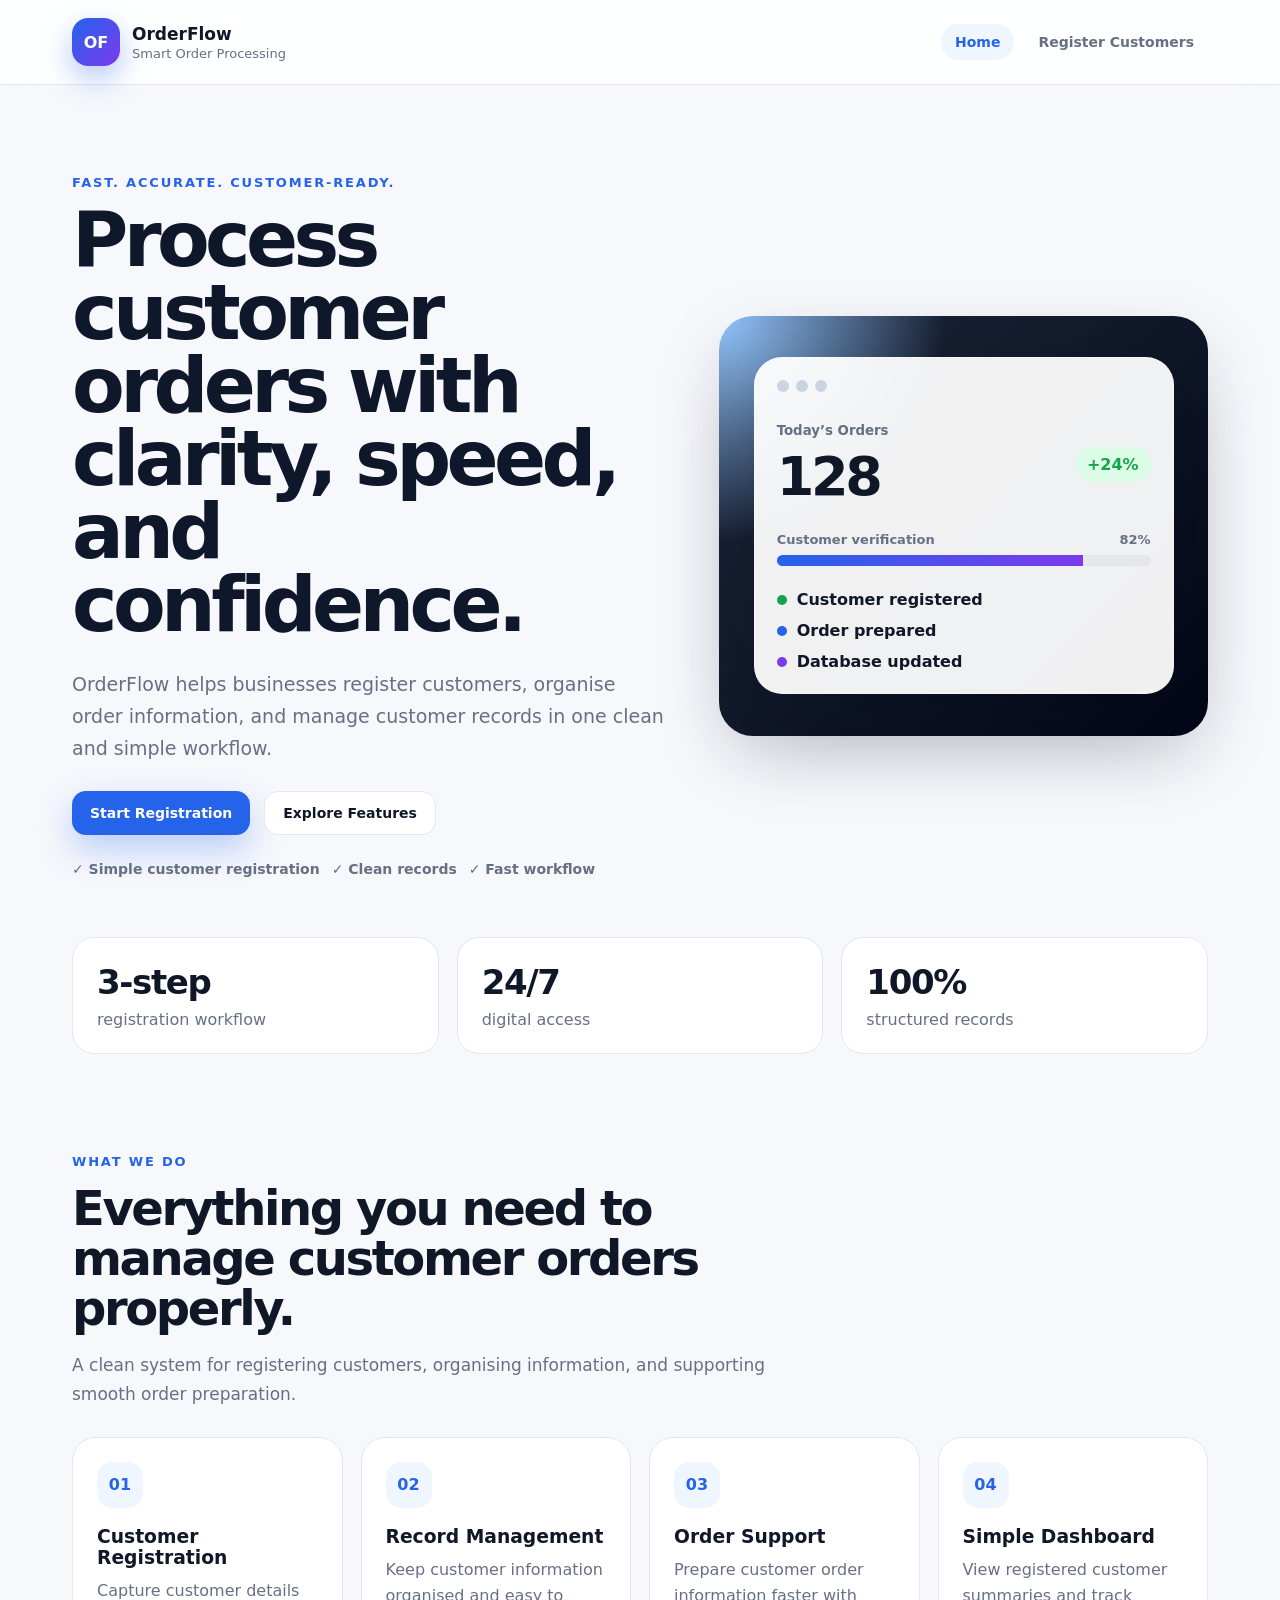
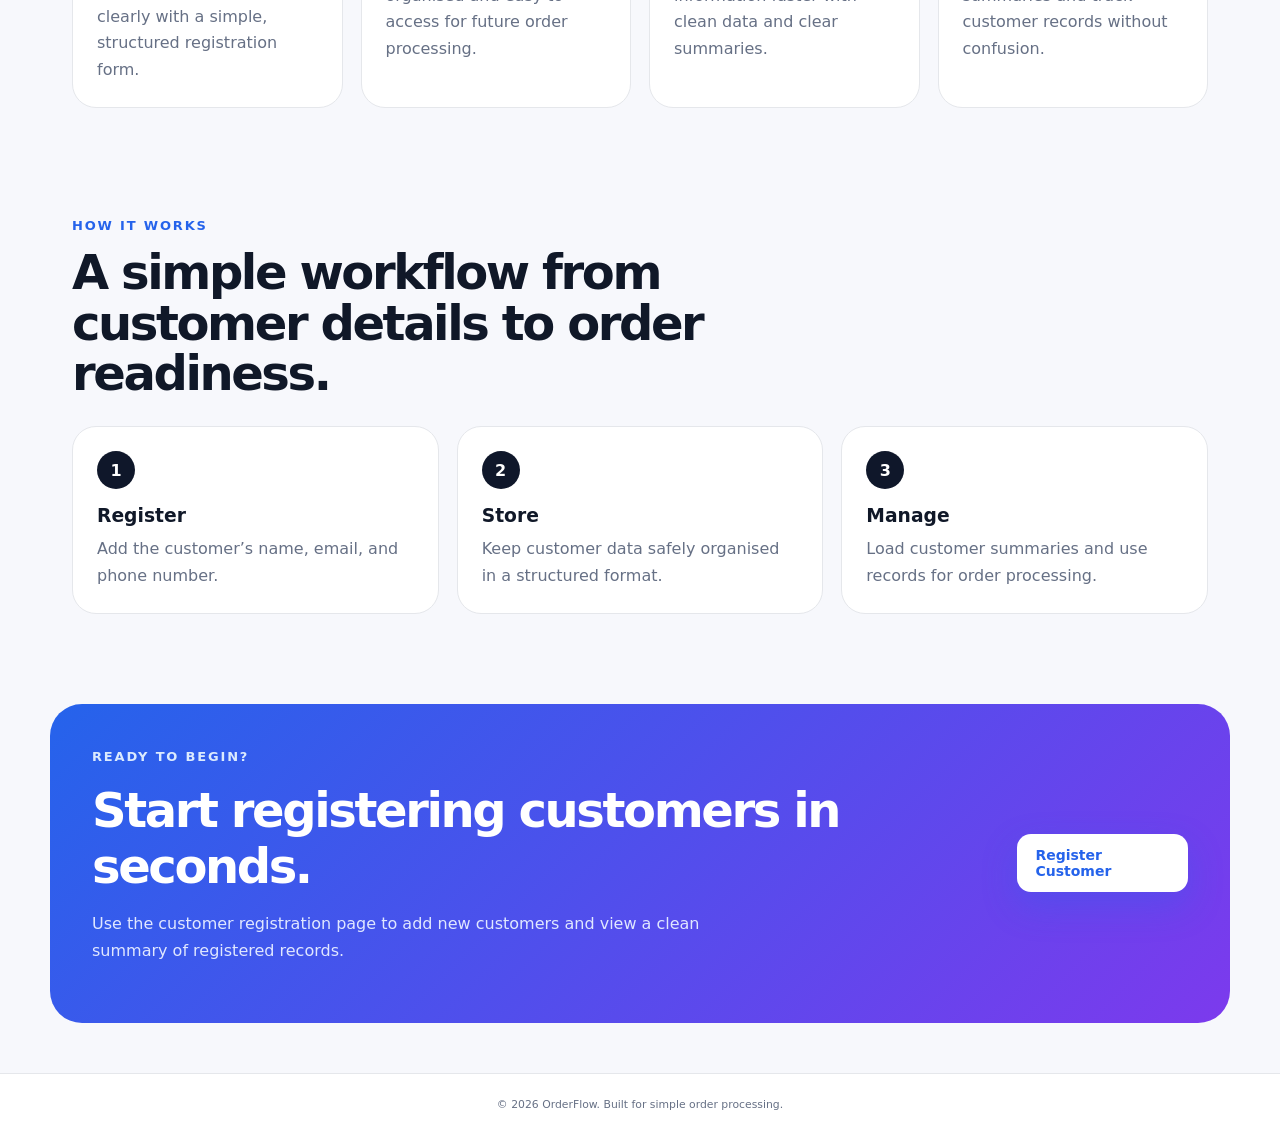
<file: index.html>
<!DOCTYPE html>
<html lang="en">
  <head>
    <meta charset="UTF-8" />
    <meta name="viewport" content="width=device-width, initial-scale=1.0" />
    <title>OrderFlow | Smart Order Processing</title>
    <link rel="stylesheet" href="styles.css" />
  </head>

  <body class="home-layout">
    <header class="site-header">
      <nav class="navbar">
        <a href="index.html" class="brand">
          <span class="logo">OF</span>
          <span>
            <strong>OrderFlow</strong>
            <small>Smart Order Processing</small>
          </span>
        </a>

        <div class="nav-links">
          <a href="index.html" class="active">Home</a>
          <a href="register.html">Register Customers</a>
        </div>
      </nav>
    </header>

    <main>
      <!-- HERO SECTION -->
      <section class="hero">
        <div class="hero-content">
          <p class="eyebrow">Fast. Accurate. Customer-ready.</p>

          <h1>Process customer orders with clarity, speed, and confidence.</h1>

          <p class="hero-text">
            OrderFlow helps businesses register customers, organise order
            information, and manage customer records in one clean and simple
            workflow.
          </p>

          <div class="hero-actions">
            <a href="register.html" class="btn primary">Start Registration</a>
            <a href="#features" class="btn secondary">Explore Features</a>
          </div>

          <div class="trust-row">
            <span>✓ Simple customer registration</span>
            <span>✓ Clean records</span>
            <span>✓ Fast workflow</span>
          </div>
        </div>

        <div class="hero-card">
          <div class="dashboard-card">
            <div class="dashboard-top">
              <span></span>
              <span></span>
              <span></span>
            </div>

            <div class="order-preview">
              <div>
                <small>Today’s Orders</small>
                <h2>128</h2>
              </div>
              <strong class="status">+24%</strong>
            </div>

            <div class="progress-block">
              <div class="progress-label">
                <span>Customer verification</span>
                <strong>82%</strong>
              </div>
              <div class="bar">
                <span style="width: 82%"></span>
              </div>
            </div>

            <div class="mini-list">
              <div>
                <span class="dot green"></span>
                Customer registered
              </div>
              <div>
                <span class="dot blue"></span>
                Order prepared
              </div>
              <div>
                <span class="dot purple"></span>
                Database updated
              </div>
            </div>
          </div>
        </div>
      </section>

      <!-- STATS -->
      <section class="stats">
        <div>
          <h3>3-step</h3>
          <p>registration workflow</p>
        </div>

        <div>
          <h3>24/7</h3>
          <p>digital access</p>
        </div>

        <div>
          <h3>100%</h3>
          <p>structured records</p>
        </div>
      </section>

      <!-- FEATURES -->
      <section class="section" id="features">
        <div class="section-head">
          <p class="eyebrow">What we do</p>
          <h2>Everything you need to manage customer orders properly.</h2>
          <p>
            A clean system for registering customers, organising information,
            and supporting smooth order preparation.
          </p>
        </div>

        <div class="feature-grid">
          <article class="feature-card">
            <div class="icon">01</div>
            <h3>Customer Registration</h3>
            <p>
              Capture customer details clearly with a simple, structured
              registration form.
            </p>
          </article>

          <article class="feature-card">
            <div class="icon">02</div>
            <h3>Record Management</h3>
            <p>
              Keep customer information organised and easy to access for future
              order processing.
            </p>
          </article>

          <article class="feature-card">
            <div class="icon">03</div>
            <h3>Order Support</h3>
            <p>
              Prepare customer order information faster with clean data and
              clear summaries.
            </p>
          </article>

          <article class="feature-card">
            <div class="icon">04</div>
            <h3>Simple Dashboard</h3>
            <p>
              View registered customer summaries and track customer records
              without confusion.
            </p>
          </article>
        </div>
      </section>

      <!-- PROCESS -->
      <section class="section process-section">
        <div class="section-head">
          <p class="eyebrow">How it works</p>
          <h2>A simple workflow from customer details to order readiness.</h2>
        </div>

        <div class="process-grid">
          <div class="process-card">
            <span>1</span>
            <h3>Register</h3>
            <p>Add the customer’s name, email, and phone number.</p>
          </div>

          <div class="process-card">
            <span>2</span>
            <h3>Store</h3>
            <p>Keep customer data safely organised in a structured format.</p>
          </div>

          <div class="process-card">
            <span>3</span>
            <h3>Manage</h3>
            <p>Load customer summaries and use records for order processing.</p>
          </div>
        </div>
      </section>

      <!-- CTA -->
      <section class="cta">
        <div>
          <p class="eyebrow">Ready to begin?</p>
          <h2>Start registering customers in seconds.</h2>
          <p>
            Use the customer registration page to add new customers and view a
            clean summary of registered records.
          </p>
        </div>

        <a href="register.html" class="btn primary light">Register Customer</a>
      </section>
    </main>

    <footer class="footer">
      <small>© <span id="year"></span> OrderFlow. Built for simple order processing.</small>
    </footer>

    <script>
      document.getElementById("year").textContent = new Date().getFullYear();
    </script>
  </body>
</html>
</file>
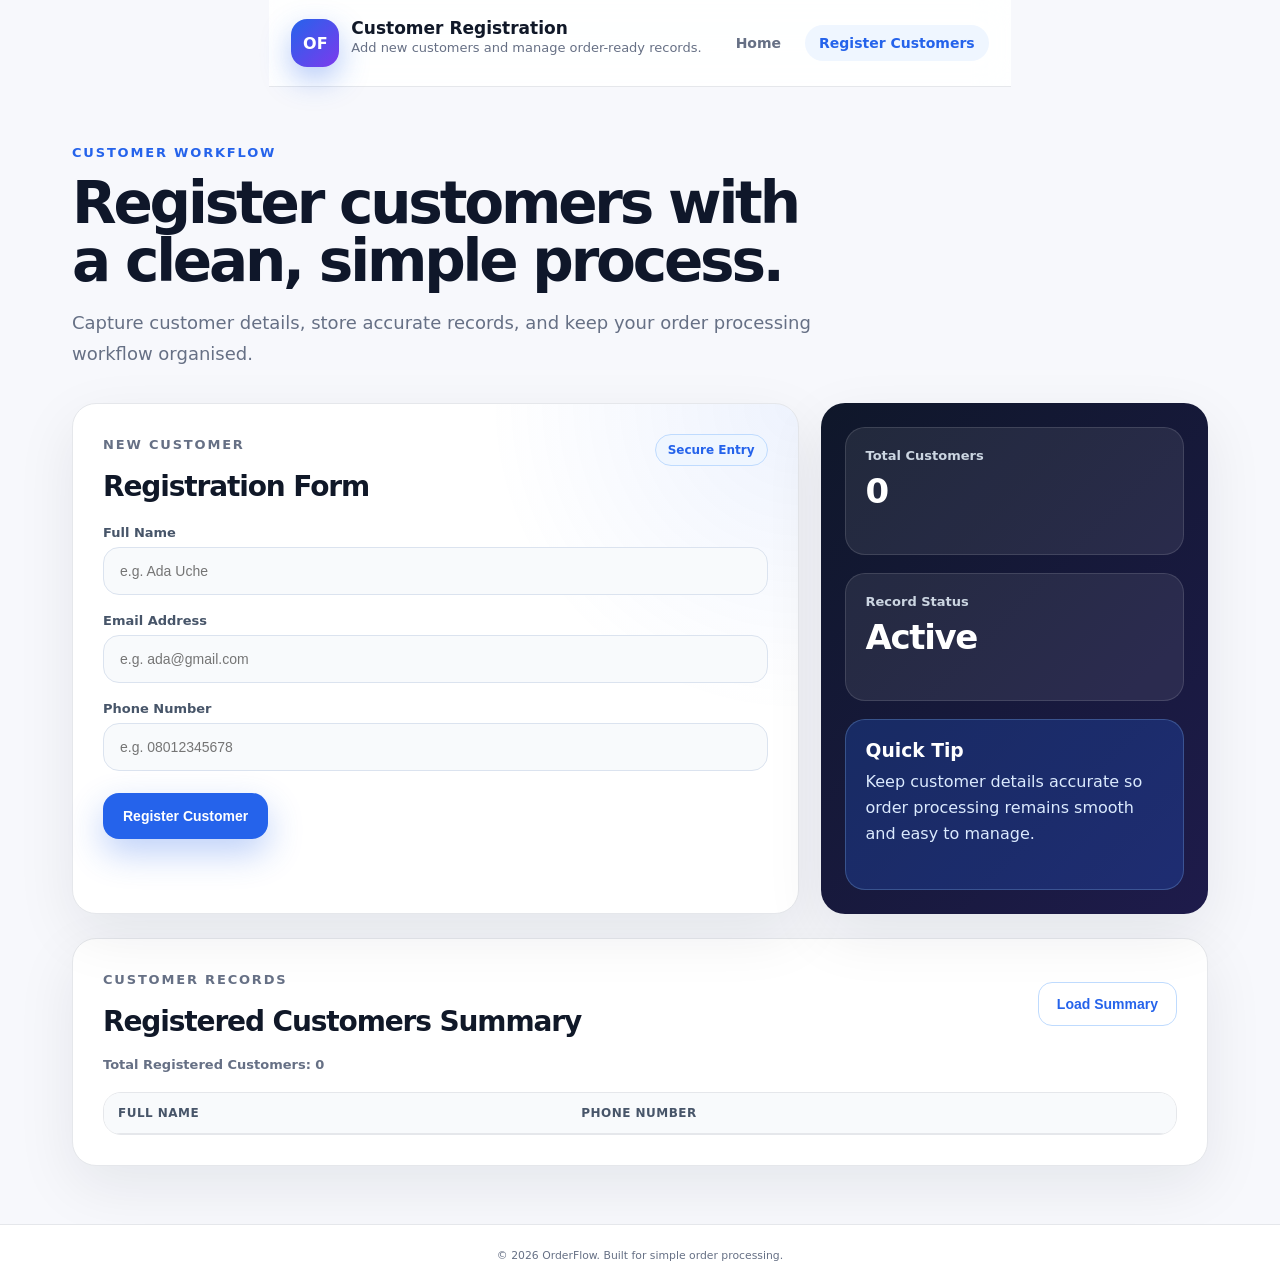
<file: register.html>
<!DOCTYPE html>
<html lang="en">
  <head>
    <meta charset="UTF-8" />
    <meta name="viewport" content="width=device-width, initial-scale=1.0" />
    <title>Register Customers | OrderFlow</title>
    <link rel="stylesheet" href="styles.css" />
  </head>

  <body class="register-layout">
    <header class="header">
      <div class="brand">
        <div class="logo">OF</div>
        <div>
          <h1>Customer Registration</h1>
          <p>Add new customers and manage order-ready records.</p>
        </div>
      </div>

      <nav class="nav">
        <a href="index.html">Home</a>
        <a class="active" href="register.html">Register Customers</a>
      </nav>
    </header>

    <main class="register-page">
      <section class="register-hero">
        <p class="eyebrow">Customer workflow</p>
        <h2>Register customers with a clean, simple process.</h2>
        <p>
          Capture customer details, store accurate records, and keep your order
          processing workflow organised.
        </p>
      </section>

      <section class="register-grid">
        <section class="card register-card">
          <div class="card-top">
            <div>
              <p class="eyebrow">New customer</p>
              <h2>Registration Form</h2>
            </div>
            <span class="form-badge">Secure Entry</span>
          </div>

          <form id="customerForm" class="form modern-form">
            <label>
              Full Name
              <input type="text" id="name" required placeholder="e.g. Ada Uche" />
            </label>

            <label>
              Email Address
              <input type="email" id="email" required placeholder="e.g. ada@gmail.com" />
            </label>

            <label>
              Phone Number
              <input type="tel" id="phone" required placeholder="e.g. 08012345678" />
            </label>

            <button class="btn primary register-btn" type="submit">
              Register Customer
            </button>

            <p class="msg" id="msg"></p>
          </form>
        </section>

        <aside class="mini-dashboard">
          <div class="mini-stat">
            <span>Total Customers</span>
            <strong id="sideTotal">0</strong>
          </div>

          <div class="mini-stat">
            <span>Record Status</span>
            <strong>Active</strong>
          </div>

          <div class="mini-note">
            <h3>Quick Tip</h3>
            <p>
              Keep customer details accurate so order processing remains smooth
              and easy to manage.
            </p>
          </div>
        </aside>
      </section>

      <section class="card summary-card">
        <div class="summary-head">
          <div>
            <p class="eyebrow">Customer records</p>
            <h2>Registered Customers Summary</h2>
          </div>

          <button class="btn outline" id="loadSummary" type="button">
            Load Summary
          </button>
        </div>

        <p class="count" id="totalCount">Total Registered Customers: 0</p>

        <div class="table-wrap">
          <table class="table" id="summaryTable">
            <thead>
              <tr>
                <th>Full Name</th>
                <th>Phone Number</th>
              </tr>
            </thead>
            <tbody></tbody>
          </table>
        </div>
      </section>
    </main>

    <footer class="footer">
      <small>© <span id="year"></span> OrderFlow. Built for simple order processing.</small>
    </footer>

    <script type="module" src="app.js"></script>
    <script>
      document.getElementById("year").textContent = new Date().getFullYear();
    </script>
  </body>
</html>
</file>
<file: styles.css>
:root {
  --bg: #f7f8fc;
  --text: #101828;
  --muted: #667085;
  --white: #ffffff;
  --border: #e5e7eb;
  --primary: #2563eb;
  --primary-dark: #1d4ed8;
  --dark: #0f172a;
  --green: #16a34a;
  --purple: #7c3aed;
  --shadow: 0 24px 70px rgba(15, 23, 42, 0.12);
  --radius: 24px;
}

* {
  box-sizing: border-box;
}

html {
  scroll-behavior: smooth;
}

body {
  margin: 0;
  font-family: Inter, system-ui, -apple-system, BlinkMacSystemFont, "Segoe UI",
    Roboto, Arial, sans-serif;
  background: var(--bg);
  color: var(--text);
}

a {
  text-decoration: none;
}

.home-layout,
.register-layout {
  min-height: 100vh;
  display: flex;
  flex-direction: column;
}

/* HEADER */
.site-header,
.header {
  background: rgba(255, 255, 255, 0.88);
  backdrop-filter: blur(16px);
  border-bottom: 1px solid var(--border);
  position: sticky;
  top: 0;
  z-index: 20;
}

.navbar,
.header {
  max-width: 1180px;
  margin: 0 auto;
  padding: 18px 22px;
  display: flex;
  justify-content: space-between;
  align-items: center;
  gap: 20px;
}

.brand {
  display: flex;
  align-items: center;
  gap: 12px;
  color: var(--text);
}

.logo {
  width: 48px;
  height: 48px;
  border-radius: 16px;
  display: grid;
  place-items: center;
  color: white;
  font-weight: 900;
  background: linear-gradient(135deg, var(--primary), var(--purple));
  box-shadow: 0 12px 30px rgba(37, 99, 235, 0.35);
}

.brand strong {
  display: block;
  font-size: 17px;
}

.brand small,
.header p {
  display: block;
  color: var(--muted);
  font-size: 13px;
  margin-top: 2px;
}

.header h1 {
  margin: 0;
  font-size: 17px;
}

.nav,
.nav-links {
  display: flex;
  gap: 10px;
  flex-wrap: wrap;
}

.nav a,
.nav-links a {
  color: var(--muted);
  font-weight: 700;
  font-size: 14px;
  padding: 10px 14px;
  border-radius: 999px;
  transition: 0.25s ease;
}

.nav a:hover,
.nav-links a:hover,
.nav a.active,
.nav-links a.active {
  color: var(--primary);
  background: #eff6ff;
}

/* HERO */
.hero {
  max-width: 1180px;
  margin: 0 auto;
  padding: 90px 22px 50px;
  display: grid;
  grid-template-columns: 1.1fr 0.9fr;
  gap: 50px;
  align-items: center;
}

.eyebrow {
  color: var(--primary);
  font-size: 13px;
  text-transform: uppercase;
  letter-spacing: 0.14em;
  font-weight: 900;
  margin: 0 0 14px;
}

.hero h1 {
  font-size: clamp(42px, 6vw, 78px);
  line-height: 0.95;
  letter-spacing: -0.06em;
  margin: 0;
  color: var(--dark);
}

.hero-text {
  max-width: 650px;
  color: var(--muted);
  font-size: 19px;
  line-height: 1.7;
  margin: 26px 0;
}

.hero-actions {
  display: flex;
  gap: 14px;
  flex-wrap: wrap;
  margin-bottom: 26px;
}

.btn {
  border: 0;
  cursor: pointer;
  display: inline-flex;
  align-items: center;
  justify-content: center;
  width: fit-content;
  padding: 13px 18px;
  border-radius: 14px;
  font-weight: 900;
  font-size: 14px;
  transition: 0.25s ease;
}

.btn.primary {
  color: white;
  background: var(--primary);
  box-shadow: 0 14px 35px rgba(37, 99, 235, 0.3);
}

.btn.primary:hover {
  background: var(--primary-dark);
  transform: translateY(-2px);
}

.btn.secondary {
  color: var(--text);
  background: white;
  border: 1px solid var(--border);
}

.btn.secondary:hover {
  transform: translateY(-2px);
  box-shadow: var(--shadow);
}

.btn.light {
  background: white;
  color: var(--primary);
}

.trust-row {
  display: flex;
  flex-wrap: wrap;
  gap: 12px;
  color: var(--muted);
  font-size: 14px;
  font-weight: 700;
}

/* HERO CARD */
.hero-card {
  min-height: 420px;
  border-radius: 34px;
  background: radial-gradient(circle at top left, #93c5fd, transparent 35%),
    linear-gradient(135deg, #1e293b, #020617);
  display: grid;
  place-items: center;
  padding: 28px;
  box-shadow: var(--shadow);
}

.dashboard-card {
  width: 100%;
  max-width: 420px;
  background: rgba(255, 255, 255, 0.94);
  border: 1px solid rgba(255, 255, 255, 0.4);
  border-radius: 28px;
  padding: 22px;
  box-shadow: 0 30px 80px rgba(2, 6, 23, 0.25);
}

.dashboard-top {
  display: flex;
  gap: 7px;
  margin-bottom: 28px;
}

.dashboard-top span {
  width: 12px;
  height: 12px;
  border-radius: 50%;
  background: #cbd5e1;
}

.order-preview {
  display: flex;
  justify-content: space-between;
  align-items: center;
  margin-bottom: 24px;
}

.order-preview small {
  color: var(--muted);
  font-weight: 700;
}

.order-preview h2 {
  font-size: 54px;
  margin: 6px 0 0;
  letter-spacing: -0.06em;
}

.status {
  color: var(--green);
  background: #dcfce7;
  padding: 8px 12px;
  border-radius: 999px;
}

.progress-label {
  display: flex;
  justify-content: space-between;
  font-size: 13px;
  margin-bottom: 8px;
  color: var(--muted);
  font-weight: 800;
}

.bar {
  height: 11px;
  background: #e5e7eb;
  border-radius: 999px;
  overflow: hidden;
}

.bar span {
  display: block;
  height: 100%;
  background: linear-gradient(90deg, var(--primary), var(--purple));
}

.mini-list {
  display: grid;
  gap: 12px;
  margin-top: 24px;
  color: var(--text);
  font-weight: 700;
}

.mini-list div {
  display: flex;
  align-items: center;
  gap: 10px;
}

.dot {
  width: 10px;
  height: 10px;
  border-radius: 50%;
}

.dot.green {
  background: var(--green);
}

.dot.blue {
  background: var(--primary);
}

.dot.purple {
  background: var(--purple);
}

/* STATS */
.stats {
  max-width: 1180px;
  margin: 0 auto;
  padding: 10px 22px 60px;
  display: grid;
  grid-template-columns: repeat(3, 1fr);
  gap: 18px;
}

.stats div {
  background: white;
  border: 1px solid var(--border);
  border-radius: 22px;
  padding: 24px;
}

.stats h3 {
  font-size: 34px;
  margin: 0;
  letter-spacing: -0.04em;
}

.stats p {
  margin: 8px 0 0;
  color: var(--muted);
}

/* SECTIONS */
.section {
  max-width: 1180px;
  margin: 0 auto;
  padding: 40px 22px;
}

.section-head {
  max-width: 720px;
  margin-bottom: 28px;
}

.section-head h2 {
  font-size: clamp(30px, 4vw, 48px);
  line-height: 1.05;
  letter-spacing: -0.05em;
  margin: 0;
}

.section-head p:not(.eyebrow) {
  color: var(--muted);
  line-height: 1.7;
  font-size: 17px;
}

.feature-grid {
  display: grid;
  grid-template-columns: repeat(4, 1fr);
  gap: 18px;
}

.feature-card,
.process-card,
.card {
  background: white;
  border: 1px solid var(--border);
  border-radius: var(--radius);
  padding: 24px;
  transition: 0.25s ease;
}

.feature-card:hover,
.process-card:hover {
  transform: translateY(-4px);
  box-shadow: var(--shadow);
}

.icon {
  width: 46px;
  height: 46px;
  border-radius: 15px;
  background: #eff6ff;
  color: var(--primary);
  display: grid;
  place-items: center;
  font-weight: 900;
  margin-bottom: 18px;
}

.feature-card h3,
.process-card h3 {
  margin: 0 0 10px;
}

.feature-card p,
.process-card p {
  color: var(--muted);
  line-height: 1.65;
  margin: 0;
}

/* PROCESS */
.process-section {
  padding-top: 70px;
}

.process-grid {
  display: grid;
  grid-template-columns: repeat(3, 1fr);
  gap: 18px;
}

.process-card span {
  display: inline-grid;
  place-items: center;
  width: 38px;
  height: 38px;
  background: var(--dark);
  color: white;
  border-radius: 50%;
  font-weight: 900;
  margin-bottom: 16px;
}

/* CTA */
.cta {
  max-width: 1180px;
  margin: 50px auto;
  padding: 42px;
  border-radius: 32px;
  background: linear-gradient(135deg, var(--primary), var(--purple));
  color: white;
  display: flex;
  justify-content: space-between;
  align-items: center;
  gap: 30px;
}

.cta .eyebrow {
  color: #dbeafe;
}

.cta h2 {
  margin: 0;
  font-size: clamp(30px, 4vw, 48px);
  letter-spacing: -0.05em;
}

.cta p {
  color: #e0e7ff;
  line-height: 1.7;
  max-width: 650px;
}

/* REGISTER PAGE SUPPORT */
.container {
  max-width: 1000px;
  margin: 30px auto;
  padding: 0 16px;
  flex: 1;
  display: grid;
  gap: 18px;
}

.two-columns {
  grid-template-columns: 1fr 1fr;
}

.card h2 {
  margin: 0 0 14px;
}

.card p {
  color: var(--muted);
  line-height: 1.7;
}

.list {
  padding-left: 18px;
  line-height: 1.8;
  color: var(--muted);
}

.form {
  display: grid;
  gap: 14px;
}

label {
  display: grid;
  gap: 7px;
  font-size: 13px;
  color: var(--muted);
  font-weight: 700;
}

input {
  padding: 12px 14px;
  border-radius: 14px;
  border: 1px solid var(--border);
  outline: none;
  font-size: 14px;
}

input:focus {
  border-color: #93c5fd;
  box-shadow: 0 0 0 5px rgba(37, 99, 235, 0.12);
}

.btn.outline {
  background: white;
  color: var(--primary);
  border: 1px solid #bfdbfe;
}

.btn.outline:hover {
  background: #eff6ff;
}

.msg,
.count {
  color: var(--muted);
  font-size: 13px;
}

.summary-head {
  display: flex;
  align-items: center;
  justify-content: space-between;
  gap: 16px;
  flex-wrap: wrap;
}

.table-wrap {
  overflow: auto;
  border: 1px solid var(--border);
  border-radius: 18px;
}

.table {
  width: 100%;
  border-collapse: collapse;
  min-width: 420px;
}

.table th,
.table td {
  padding: 13px 14px;
  text-align: left;
  border-bottom: 1px solid var(--border);
  font-size: 14px;
}

.table th {
  background: #f9fafb;
  color: var(--muted);
}

/* FOOTER */
.footer {
  margin-top: auto;
  text-align: center;
  padding: 22px;
  color: var(--muted);
  font-size: 13px;
  background: white;
  border-top: 1px solid var(--border);
}

/* RESPONSIVE */
@media (max-width: 980px) {
  .hero {
    grid-template-columns: 1fr;
    padding-top: 60px;
  }

  .feature-grid {
    grid-template-columns: repeat(2, 1fr);
  }

  .stats,
  .process-grid {
    grid-template-columns: 1fr;
  }

  .cta {
    flex-direction: column;
    align-items: flex-start;
  }
}

@media (max-width: 700px) {
  .navbar,
  .header {
    flex-direction: column;
    align-items: flex-start;
  }

  .nav-links,
  .nav {
    width: 100%;
  }

  .nav-links a,
  .nav a {
    background: #f8fafc;
  }

  .hero {
    padding: 44px 18px 35px;
  }

  .hero h1 {
    font-size: 44px;
  }

  .hero-card {
    min-height: auto;
  }

  .feature-grid,
  .two-columns {
    grid-template-columns: 1fr;
  }

  .cta {
    margin: 30px 18px;
    padding: 28px;
  }
}

/* ===========================
   PREMIUM REGISTER PAGE ONLY
=========================== */

.register-page {
  max-width: 1180px;
  margin: 0 auto;
  padding: 58px 22px;
  flex: 1;
}

.register-hero {
  max-width: 760px;
  margin-bottom: 34px;
}

.register-hero h2 {
  font-size: clamp(34px, 5vw, 58px);
  line-height: 1;
  letter-spacing: -0.055em;
  margin: 0;
  color: var(--dark);
}

.register-hero p:not(.eyebrow) {
  color: var(--muted);
  font-size: 18px;
  line-height: 1.7;
  margin-top: 18px;
}

.register-grid {
  display: grid;
  grid-template-columns: 1.5fr 0.8fr;
  gap: 22px;
  align-items: stretch;
  margin-bottom: 24px;
}

.register-card,
.summary-card,
.mini-dashboard {
  box-shadow: 0 20px 60px rgba(15, 23, 42, 0.08);
}

.register-card {
  padding: 30px;
  background:
    radial-gradient(circle at top right, rgba(37, 99, 235, 0.08), transparent 35%),
    #ffffff;
}

.card-top {
  display: flex;
  justify-content: space-between;
  gap: 20px;
  align-items: flex-start;
  margin-bottom: 22px;
}

.card-top h2 {
  margin: 0;
  font-size: 28px;
  letter-spacing: -0.04em;
}

.form-badge {
  background: #eff6ff;
  color: var(--primary);
  border: 1px solid #bfdbfe;
  padding: 8px 12px;
  border-radius: 999px;
  font-size: 12px;
  font-weight: 900;
}

.modern-form {
  gap: 18px;
}

.modern-form label {
  color: #475569;
  font-size: 13px;
  font-weight: 800;
}

.modern-form input {
  padding: 15px 16px;
  border-radius: 16px;
  background: #f8fafc;
  border: 1px solid #dbe3ef;
  transition: 0.25s ease;
}

.modern-form input:hover {
  background: #ffffff;
  border-color: #bfdbfe;
}

.modern-form input:focus {
  background: #ffffff;
  border-color: var(--primary);
  box-shadow: 0 0 0 5px rgba(37, 99, 235, 0.12);
}

.register-btn {
  margin-top: 4px;
  padding: 15px 20px;
  border-radius: 16px;
}

.mini-dashboard {
  background: linear-gradient(135deg, #0f172a, #1e1b4b);
  border-radius: var(--radius);
  padding: 24px;
  color: white;
  display: grid;
  gap: 18px;
}

.mini-stat {
  background: rgba(255, 255, 255, 0.08);
  border: 1px solid rgba(255, 255, 255, 0.12);
  padding: 20px;
  border-radius: 20px;
}

.mini-stat span {
  display: block;
  color: #cbd5e1;
  font-size: 13px;
  font-weight: 800;
  margin-bottom: 8px;
}

.mini-stat strong {
  font-size: 34px;
  letter-spacing: -0.04em;
}

.mini-note {
  background: rgba(37, 99, 235, 0.25);
  border: 1px solid rgba(147, 197, 253, 0.25);
  padding: 20px;
  border-radius: 20px;
}

.mini-note h3 {
  margin: 0 0 8px;
}

.mini-note p {
  margin: 0;
  color: #dbeafe;
  line-height: 1.6;
}

.summary-card {
  padding: 30px;
}

.summary-head h2 {
  font-size: 28px;
  letter-spacing: -0.04em;
  margin: 0;
}

.table-wrap {
  background: #ffffff;
}

.table th {
  background: #f8fafc;
  color: #475569;
  text-transform: uppercase;
  letter-spacing: 0.04em;
  font-size: 12px;
}

.table td {
  color: #111827;
  font-weight: 600;
}

.table tbody tr {
  transition: 0.2s ease;
}

.table tbody tr:hover {
  background: #f8fafc;
}

.count {
  font-weight: 700;
  margin: 16px 0;
}

/* Register page responsive */
@media (max-width: 900px) {
  .register-grid {
    grid-template-columns: 1fr;
  }

  .mini-dashboard {
    grid-template-columns: 1fr 1fr;
  }

  .mini-note {
    grid-column: 1 / -1;
  }
}

@media (max-width: 600px) {
  .register-page {
    padding: 38px 18px;
  }

  .card-top,
  .summary-head {
    flex-direction: column;
    align-items: flex-start;
  }

  .mini-dashboard {
    grid-template-columns: 1fr;
  }

  .register-card,
  .summary-card {
    padding: 22px;
  }
}
</file>
